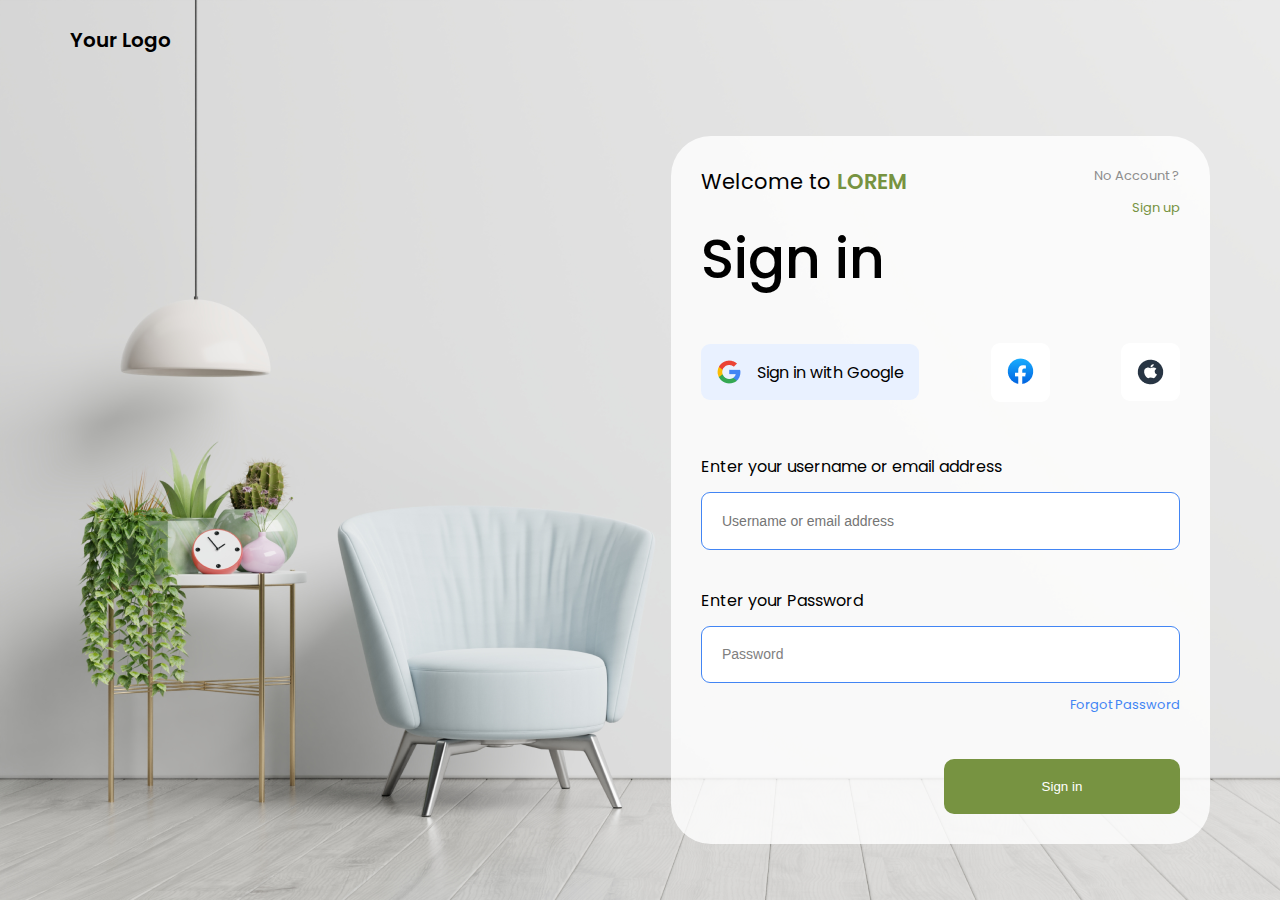
<file: index.html>
<!DOCTYPE html>
<html lang="en">
  <head>
    <meta charset="UTF-8" />
    <meta name="viewport" content="width=device-width, initial-scale=1.0" />
    <title>Login</title>
    <link rel="preconnect" href="https://fonts.googleapis.com" />
    <link rel="preconnect" href="https://fonts.gstatic.com" crossorigin />
    <link
      href="https://fonts.googleapis.com/css2?family=Poppins:ital,wght@0,100;0,200;0,300;0,400;0,500;0,600;0,700;0,800;0,900;1,100;1,200;1,300;1,400;1,500;1,600;1,700;1,800;1,900&display=swap"
      rel="stylesheet"
    />
    <link rel="stylesheet" href="main.css" />
  </head>
  <body>
    <header>
      <div class="container">
        <a href="index.html">Your Logo</a>
      </div>
    </header>
    <main>
      <section class="login">
        <div class="container">
          <form>
            <div class="welcome-message">
              <p>Welcome to <span>LOREM</span></p>
              <p>No Account ?<br /><a href="register.html">Sign up</a></p>
            </div>
            <h1>Sign in</h1>
            <div class="icons">
              <div class="login-with-google">
                <img src="assets/images/google.webp" alt="google" />
                <p>Sign in with Google</p>
              </div>
              <img class="icon" src="assets/images/facebook.webp" alt="facebook" />
              <img class="icon" src="assets/images/apple.webp" alt="apple" />
            </div>
            <label for="user-name">Enter your username or email address</label>
            <input type="text" id="user-name" name="user-name" placeholder="Username or email address" required autofocus />
            <label for="password">Enter your Password</label>
            <input type="password" name="password" id="password" placeholder="Password" required />
            <a href="#">Forgot Password</a>
            <input type="submit" value="Sign in" />
          </form>
        </div>
      </section>
    </main>
  </body>
</html>
</file>
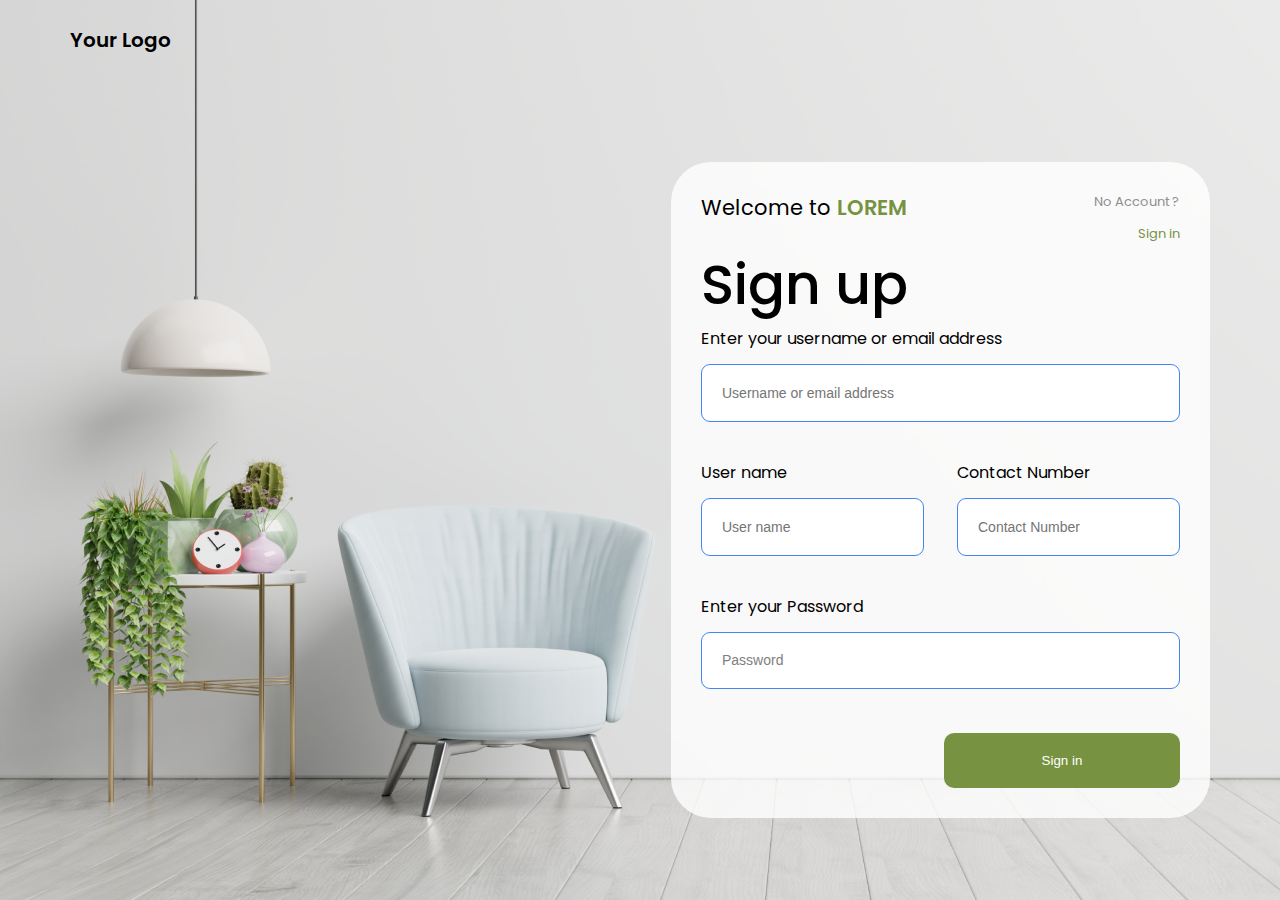
<file: register.html>
<!DOCTYPE html>
<html lang="en">
  <head>
    <meta charset="UTF-8" />
    <meta name="viewport" content="width=device-width, initial-scale=1.0" />
    <title>Register</title>
    <link rel="preconnect" href="https://fonts.googleapis.com" />
    <link rel="preconnect" href="https://fonts.gstatic.com" crossorigin />
    <link
      href="https://fonts.googleapis.com/css2?family=Poppins:ital,wght@0,100;0,200;0,300;0,400;0,500;0,600;0,700;0,800;0,900;1,100;1,200;1,300;1,400;1,500;1,600;1,700;1,800;1,900&display=swap"
      rel="stylesheet"
    />
    <link rel="stylesheet" href="main.css" />
  </head>
  <body>
    <header>
      <div class="container">
        <a href="index.html">Your Logo</a>
      </div>
    </header>
    <main>
      <section class="register">
        <div class="container">
          <form>
            <div class="welcome-message">
              <p>Welcome to <span>LOREM</span></p>
              <p>No Account ?<br /><a href="register.html">Sign in</a></p>
            </div>
            <h1>Sign up</h1>
            <label for="user-name-or-email">Enter your username or email address</label>
            <input type="text" id="user-name-or-email" name="user-name-or-email" placeholder="Username or email address" required autofocus />
            <div class="inputs">
              <div class="user-name">
                <label for="user-name">User name</label>
                <input type="text" name="user-name" id="user-name" placeholder="User name" required />
              </div>
              <div class="contact-number">
                <label for="contact-number">Contact Number</label>
                <input type="text" name="contact-number" id="contact-number" placeholder="Contact Number" required />
              </div>
            </div>
            <label for="password">Enter your Password</label>
            <input type="password" name="password" id="password" placeholder="Password" required />
            <input type="submit" value="Sign in" />
          </form>
        </div>
      </section>
    </main>
  </body>
</html>
</file>
<file: main.css>
* {
  margin: 0;
  padding: 0;
  box-sizing: border-box;
}
:root {
  --black: black;
  --white: white;
  --palm-leaf: #779341;
  --blue-berry: #4285f4;
  --philippine-gray: #8d8d8d;
  --silver-chalice: #adadad;
  --gray: #808080;
  --alice-blue: #e9f1ff;
}
.container {
  padding: 0 15px;
  margin: auto;
}
@media (min-width: 768px) {
  .container {
    width: 750px;
  }
}
@media (min-width: 992px) {
  .container {
    width: 970px;
  }
}
@media (min-width: 1200px) {
  .container {
    width: 1170px;
  }
}
body {
  font-family: "Poppins", serif;
  background-image: url(assets/images/bg.webp);
  background-repeat: no-repeat;
  background-size: cover;
}
a {
  text-decoration: none;
}
header {
  padding: 25px 0;
}
header .container a {
  font-size: 20px;
  font-weight: 600;
  color: var(--black);
}
.login .container,
.register .container {
  display: flex;
  justify-content: flex-end;
  align-items: center;
  height: calc(100vh - 80px);
}
.login form,
.register form {
  width: 539px;
  padding: 30px;
  border-radius: 40px;
  background-color: rgba(255, 255, 255, 0.801);
}
.welcome-message {
  display: flex;
  justify-content: space-between;
}
.welcome-message p {
  font-size: 21px;
}
.welcome-message p span:first-child {
  font-size: 21px;
  font-weight: 600;
  color: var(--palm-leaf);
}
.welcome-message p:last-child {
  font-size: 13px;
  color: var(--philippine-gray);
}
.welcome-message p a {
  font-size: 13px;
  color: var(--palm-leaf);
}
h1 {
  font-size: 55px;
  font-weight: 500;
  line-height: 82.5px;
  color: var(--black);
}
.icons {
  display: flex;
  justify-content: space-between;
  align-items: center;
  gap: 30px;
  padding: 42px 0 52px 0;
}
.icons .login-with-google {
  display: flex;
  align-items: center;
  gap: 15px;
  padding: 15px;
  border-radius: 9px;
  background-color: var(--alice-blue);
}
.icons .icon {
  padding: 15px;
  border-radius: 9px;
  background-color: var(--white);
}
input,
label {
  display: block;
}
label {
  margin-bottom: 13px;
}
input[type="text"],
input[type="password"] {
  width: 100%;
  margin-bottom: 38px;
  padding: 20px;
  border: none;
  outline: none;
  border: 1px solid var(--blue-berry);
  border-radius: 9px;
}
input[type="password"] {
  margin: 0;
}
input[type="text"],
input[type="password"]::placeholder {
  font-size: 14px;
  font-weight: 300;
  color: var(--gray);
}
form a {
  display: block;
  text-align: right;
  padding-top: 12px;
  font-size: 13px;
  color: var(--blue-berry);
}
input[type="submit"] {
  width: 236px;
  margin: 44px 0 0 auto;
  padding: 20px;
  border: none;
  border-radius: 10px;
  color: var(--white);
  background-color: var(--palm-leaf);
}
.inputs {
  display: flex;
  justify-content: space-between;
  flex-wrap: wrap;
}
@media (max-width: 520px) {
  .inputs .user-name,
  .contact-number {
    width: 100%;
  }
}
</file>
